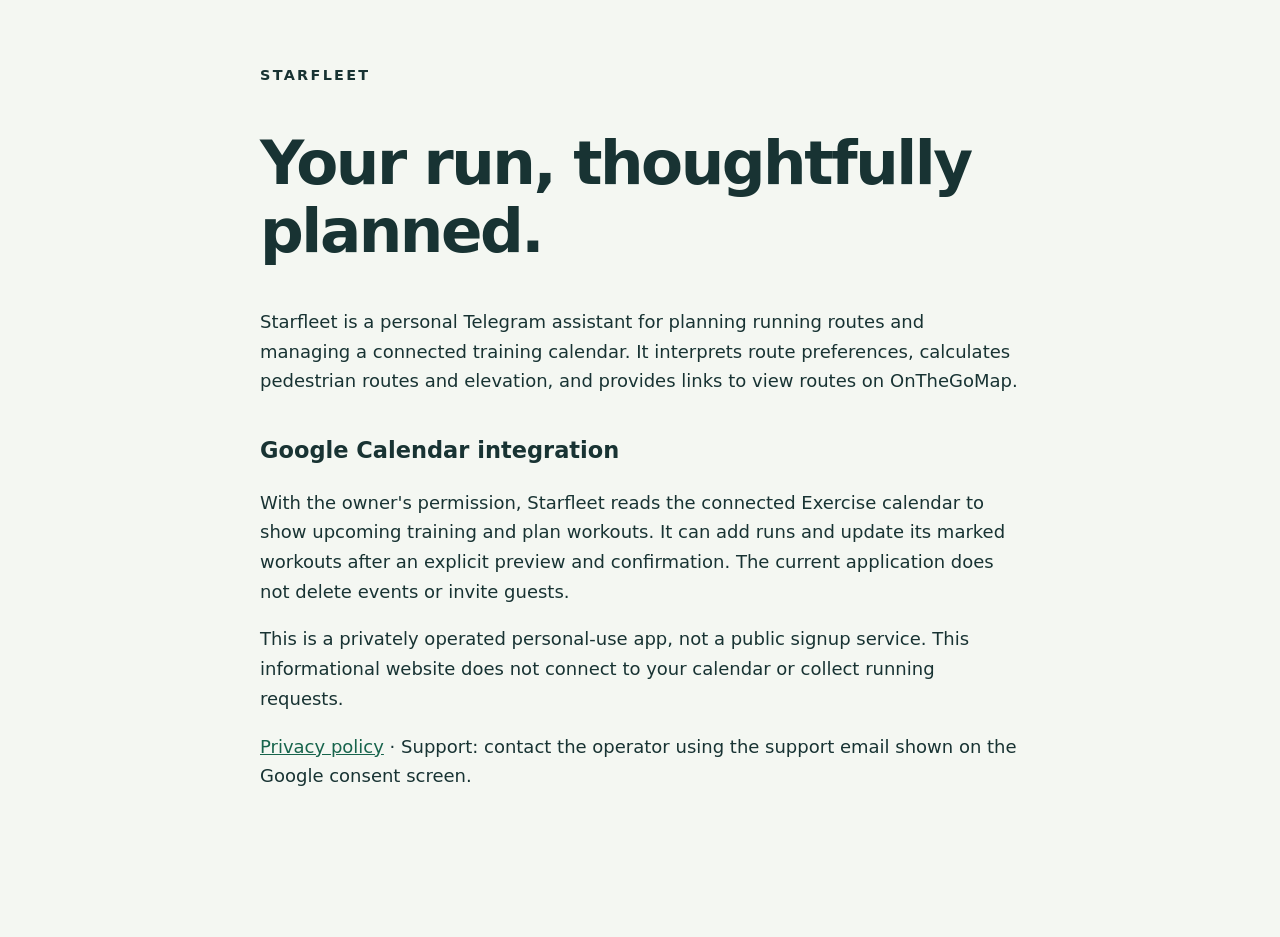
<file: index.html>
<!doctype html><html lang="en"><meta charset="utf-8"><meta name="viewport" content="width=device-width,initial-scale=1"><title>Starfleet — Personal running assistant</title><link rel="stylesheet" href="style.css"><main><p class="eyebrow">STARFLEET</p><h1>Your run, thoughtfully planned.</h1><p>Starfleet is a personal Telegram assistant for planning running routes and managing a connected training calendar. It interprets route preferences, calculates pedestrian routes and elevation, and provides links to view routes on OnTheGoMap.</p><h2>Google Calendar integration</h2><p>With the owner's permission, Starfleet reads the connected Exercise calendar to show upcoming training and plan workouts. It can add runs and update its marked workouts after an explicit preview and confirmation. The current application does not delete events or invite guests.</p><p>This is a privately operated personal-use app, not a public signup service. This informational website does not connect to your calendar or collect running requests.</p><p><a href="privacy.html">Privacy policy</a> · Support: contact the operator using the support email shown on the Google consent screen.</p></main></html>
</file>
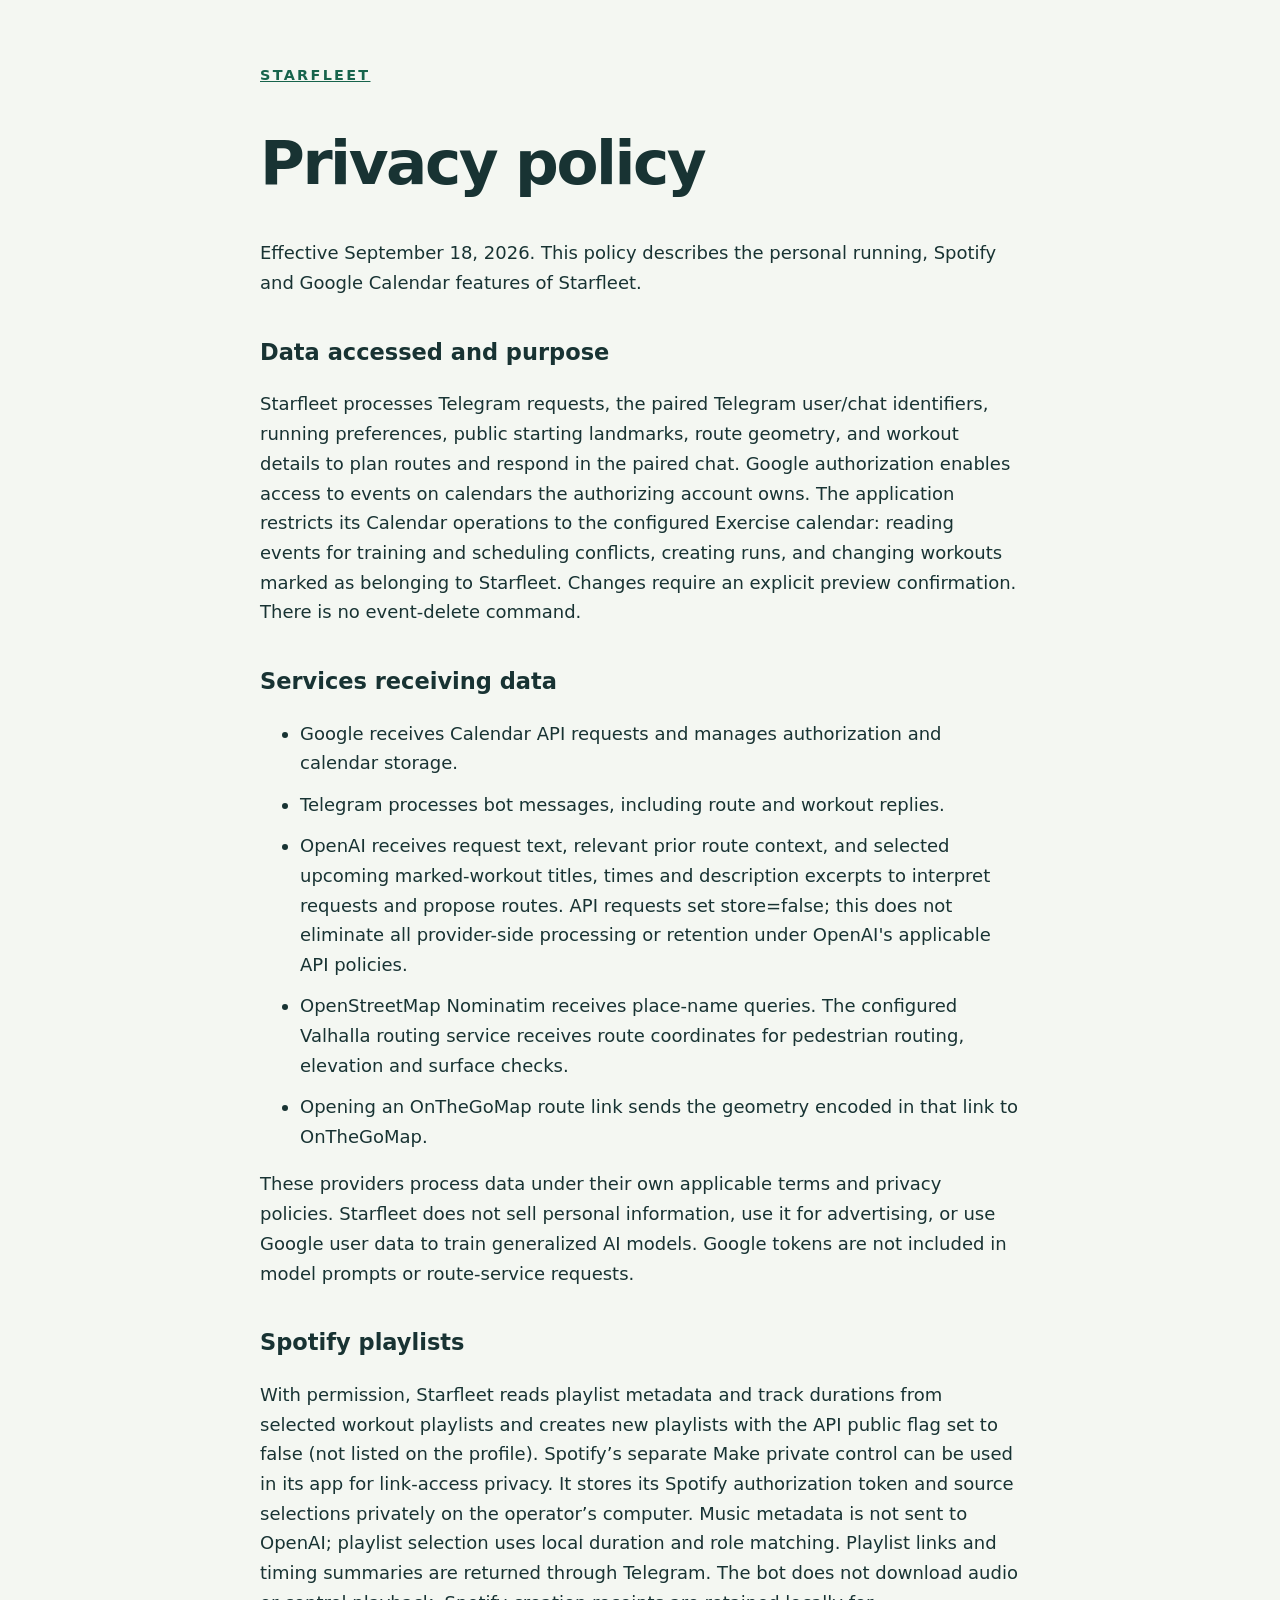
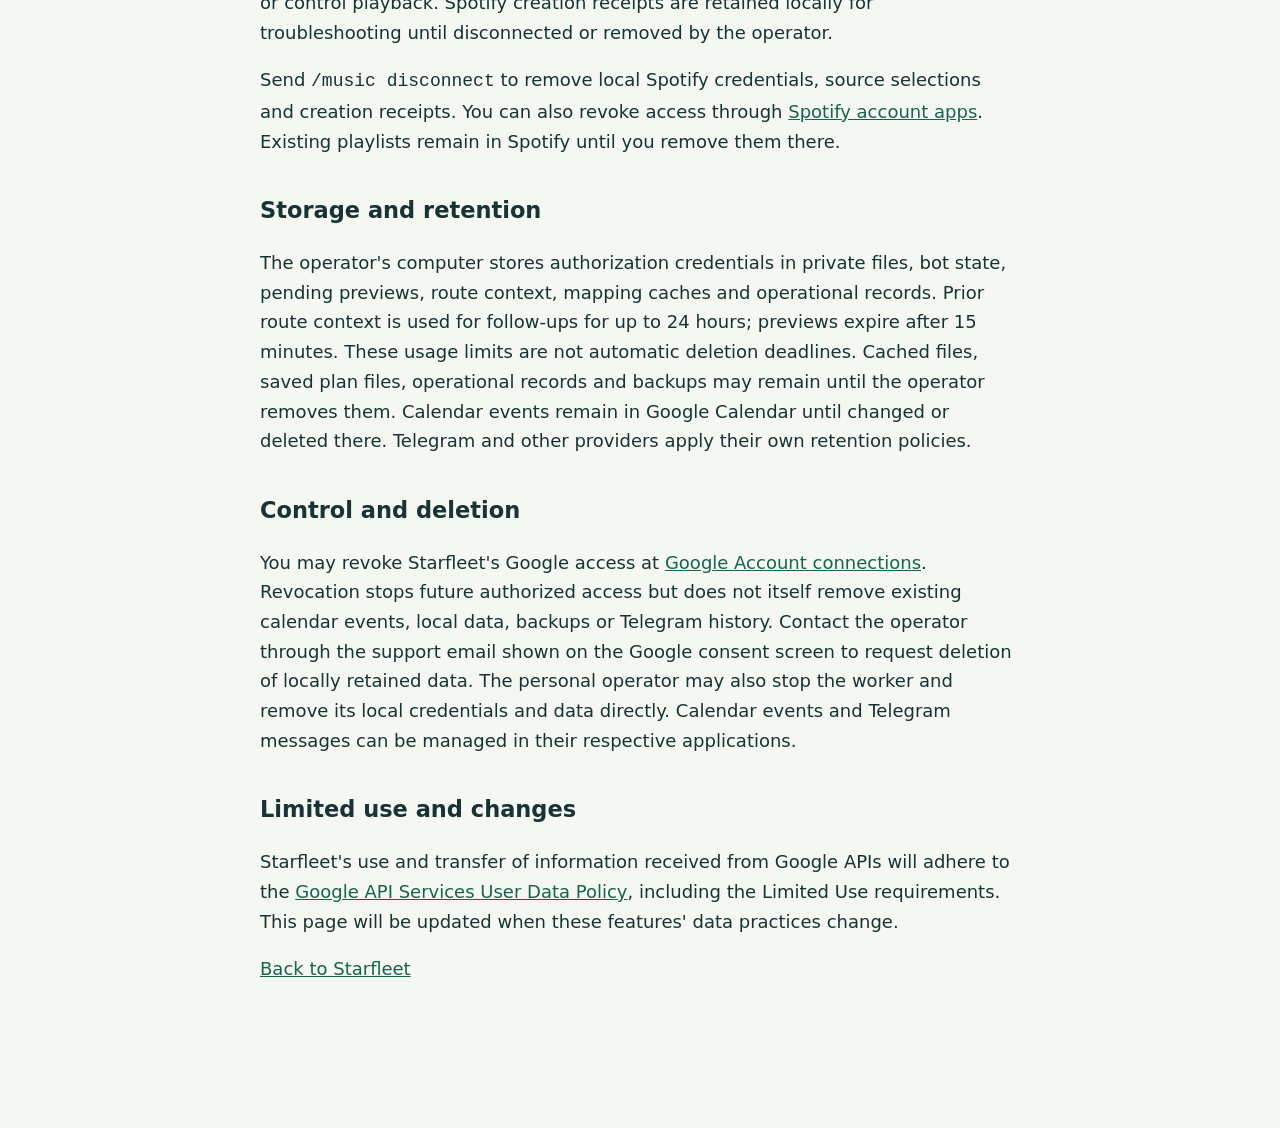
<file: privacy.html>
<!doctype html><html lang="en"><meta charset="utf-8"><meta name="viewport" content="width=device-width,initial-scale=1"><title>Starfleet — Privacy policy</title><link rel="stylesheet" href="style.css"><main><p class="eyebrow"><a href="index.html">STARFLEET</a></p><h1>Privacy policy</h1><p>Effective September 18, 2026. This policy describes the personal running, Spotify and Google Calendar features of Starfleet.</p><h2>Data accessed and purpose</h2><p>Starfleet processes Telegram requests, the paired Telegram user/chat identifiers, running preferences, public starting landmarks, route geometry, and workout details to plan routes and respond in the paired chat. Google authorization enables access to events on calendars the authorizing account owns. The application restricts its Calendar operations to the configured Exercise calendar: reading events for training and scheduling conflicts, creating runs, and changing workouts marked as belonging to Starfleet. Changes require an explicit preview confirmation. There is no event-delete command.</p><h2>Services receiving data</h2><ul><li>Google receives Calendar API requests and manages authorization and calendar storage.</li><li>Telegram processes bot messages, including route and workout replies.</li><li>OpenAI receives request text, relevant prior route context, and selected upcoming marked-workout titles, times and description excerpts to interpret requests and propose routes. API requests set store=false; this does not eliminate all provider-side processing or retention under OpenAI's applicable API policies.</li><li>OpenStreetMap Nominatim receives place-name queries. The configured Valhalla routing service receives route coordinates for pedestrian routing, elevation and surface checks.</li><li>Opening an OnTheGoMap route link sends the geometry encoded in that link to OnTheGoMap.</li></ul><p>These providers process data under their own applicable terms and privacy policies. Starfleet does not sell personal information, use it for advertising, or use Google user data to train generalized AI models. Google tokens are not included in model prompts or route-service requests.</p><h2>Spotify playlists</h2><p>With permission, Starfleet reads playlist metadata and track durations from selected workout playlists and creates new playlists with the API public flag set to false (not listed on the profile). Spotify’s separate Make private control can be used in its app for link-access privacy. It stores its Spotify authorization token and source selections privately on the operator’s computer. Music metadata is not sent to OpenAI; playlist selection uses local duration and role matching. Playlist links and timing summaries are returned through Telegram. The bot does not download audio or control playback. Spotify creation receipts are retained locally for troubleshooting until disconnected or removed by the operator.</p><p>Send <code>/music disconnect</code> to remove local Spotify credentials, source selections and creation receipts. You can also revoke access through <a href="https://www.spotify.com/account/apps/">Spotify account apps</a>. Existing playlists remain in Spotify until you remove them there.</p><h2>Storage and retention</h2><p>The operator's computer stores authorization credentials in private files, bot state, pending previews, route context, mapping caches and operational records. Prior route context is used for follow-ups for up to 24 hours; previews expire after 15 minutes. These usage limits are not automatic deletion deadlines. Cached files, saved plan files, operational records and backups may remain until the operator removes them. Calendar events remain in Google Calendar until changed or deleted there. Telegram and other providers apply their own retention policies.</p><h2>Control and deletion</h2><p>You may revoke Starfleet's Google access at <a href="https://myaccount.google.com/connections">Google Account connections</a>. Revocation stops future authorized access but does not itself remove existing calendar events, local data, backups or Telegram history. Contact the operator through the support email shown on the Google consent screen to request deletion of locally retained data. The personal operator may also stop the worker and remove its local credentials and data directly. Calendar events and Telegram messages can be managed in their respective applications.</p><h2>Limited use and changes</h2><p>Starfleet's use and transfer of information received from Google APIs will adhere to the <a href="https://developers.google.com/terms/api-services-user-data-policy">Google API Services User Data Policy</a>, including the Limited Use requirements. This page will be updated when these features' data practices change.</p><p><a href="index.html">Back to Starfleet</a></p></main></html>
</file>
<file: style.css>
:root{color-scheme:light;font:18px/1.65 system-ui,sans-serif;color:#183333;background:#f4f7f2}body{margin:0}main{max-width:760px;margin:64px auto;padding:0 24px 64px}h1{font-size:clamp(2rem,5vw,3.4rem);line-height:1.12;letter-spacing:-.04em}h2{font-size:1.25rem;margin-top:2rem}.eyebrow{font-size:.8rem;font-weight:700;letter-spacing:.16em}a{color:#17644c}li{margin:.65rem 0}
</file>
